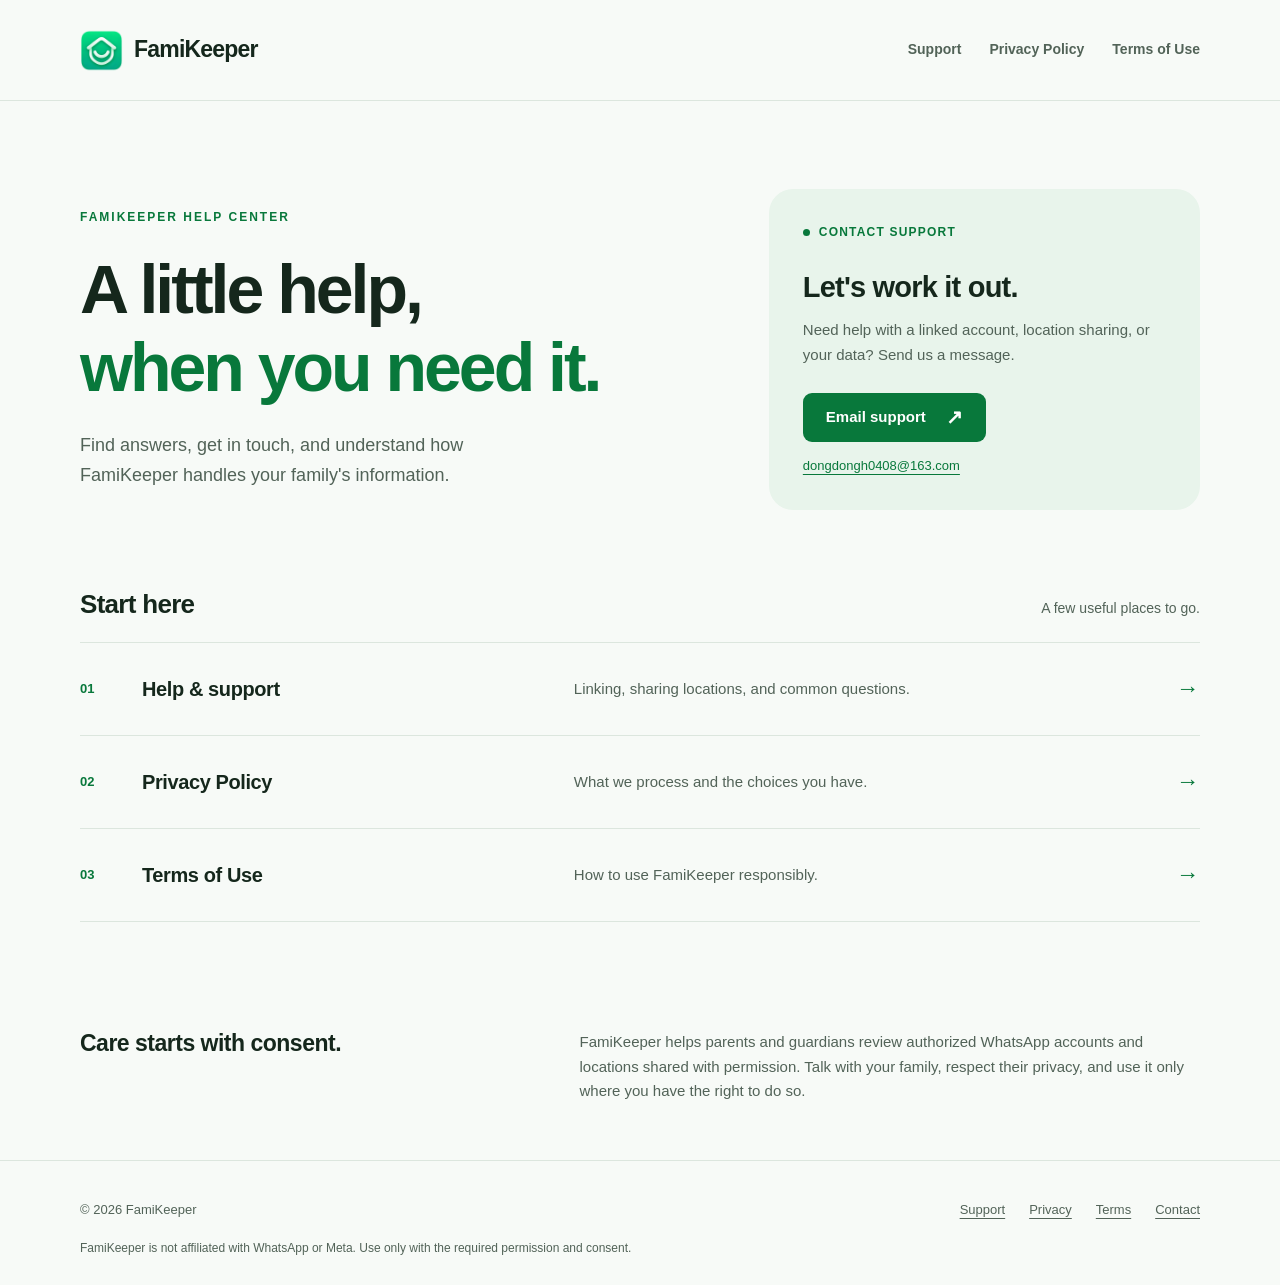
<file: index.html>
<!doctype html>
<html lang="en">
<head>
  <meta charset="utf-8">
  <meta name="viewport" content="width=device-width, initial-scale=1">
  <title>FamiKeeper | Support &amp; Information</title>
  <meta name="description" content="Get help with FamiKeeper, contact support, and read our Privacy Policy and Terms of Use.">
  <meta name="theme-color" content="#f7faf7">
  <meta name="referrer" content="strict-origin-when-cross-origin">

  <link rel="canonical" href="https://famikeeper.github.io/FamiKeeper/">
  <meta property="og:type" content="website">
  <meta property="og:site_name" content="FamiKeeper">
  <meta property="og:title" content="FamiKeeper | Support &amp; Information">
  <meta property="og:description" content="Get help with FamiKeeper, contact support, and read our Privacy Policy and Terms of Use.">
  <meta property="og:image" content="https://famikeeper.github.io/FamiKeeper/assets/app-logo.png">
  <link rel="icon" type="image/png" href="assets/app-logo.png">
  <link rel="apple-touch-icon" href="assets/app-logo.png">
  <link rel="stylesheet" href="assets/styles.css">
</head>
<body>
  <a class="skip-link" href="#main">Skip to content</a>
  <header class="site-header">
    <div class="container header-inner">
      <a class="brand" href="./" aria-label="FamiKeeper home">
        <img src="assets/app-logo.png" width="43" height="43" alt="">
        <span>FamiKeeper</span>
      </a>
      <nav class="site-nav" aria-label="Main navigation">
        <a href="support.html">Support</a> <a href="privacy.html">Privacy Policy</a> <a href="terms.html">Terms of Use</a>
      </nav>
    </div>
  </header>
  <main id="main" class="container" tabindex="-1">

    <section class="hero" aria-labelledby="welcome-title">
      <div>
        <p class="eyebrow">FamiKeeper help center</p>
        <h1 id="welcome-title">A little help,<br><span>when you need it.</span></h1>
        <p class="intro">Find answers, get in touch, and understand how FamiKeeper handles your family's information.</p>
      </div>
      <div class="contact-card">
        <p class="label">Contact support</p>
        <h2>Let's work it out.</h2>
        <p>Need help with a linked account, location sharing, or your data? Send us a message.</p>
        <a class="button" href="mailto:dongdongh0408@163.com?subject=FamiKeeper%20Support">Email support <span class="arrow" aria-hidden="true">↗</span></a>
        <a class="email-address" href="mailto:dongdongh0408@163.com">dongdongh0408@163.com</a>
      </div>
    </section>
    <section class="help-section" aria-labelledby="resources-title">
      <div class="section-heading">
        <h2 id="resources-title">Start here</h2>
        <p>A few useful places to go.</p>
      </div>
      <a class="resource-row" href="support.html">
        <span class="number" aria-hidden="true">01</span>
        <h3>Help &amp; support</h3>
        <p>Linking, sharing locations, and common questions.</p>
        <span class="row-arrow" aria-hidden="true">→</span>
      </a>
      <a class="resource-row" href="privacy.html">
        <span class="number" aria-hidden="true">02</span>
        <h3>Privacy Policy</h3>
        <p>What we process and the choices you have.</p>
        <span class="row-arrow" aria-hidden="true">→</span>
      </a>
      <a class="resource-row" href="terms.html">
        <span class="number" aria-hidden="true">03</span>
        <h3>Terms of Use</h3>
        <p>How to use FamiKeeper responsibly.</p>
        <span class="row-arrow" aria-hidden="true">→</span>
      </a>
    </section>
    <section class="care-note" aria-labelledby="consent-title">
      <h2 id="consent-title">Care starts with consent.</h2>
      <p>FamiKeeper helps parents and guardians review authorized WhatsApp accounts and locations shared with permission. Talk with your family, respect their privacy, and use it only where you have the right to do so.</p>
    </section>
  </main>
  <footer class="site-footer">
    <div class="container">
      <div class="footer-inner">
        <p>&copy; 2026 FamiKeeper</p>
        <nav class="footer-links" aria-label="Footer navigation">
          <a href="support.html">Support</a>
          <a href="privacy.html">Privacy</a>
          <a href="terms.html">Terms</a>
          <a href="mailto:dongdongh0408@163.com">Contact</a>
        </nav>
      </div>
      <p class="footer-disclaimer">FamiKeeper is not affiliated with WhatsApp or Meta. Use only with the required permission and consent.</p>
    </div>
  </footer>
</body>
</html>
</file>
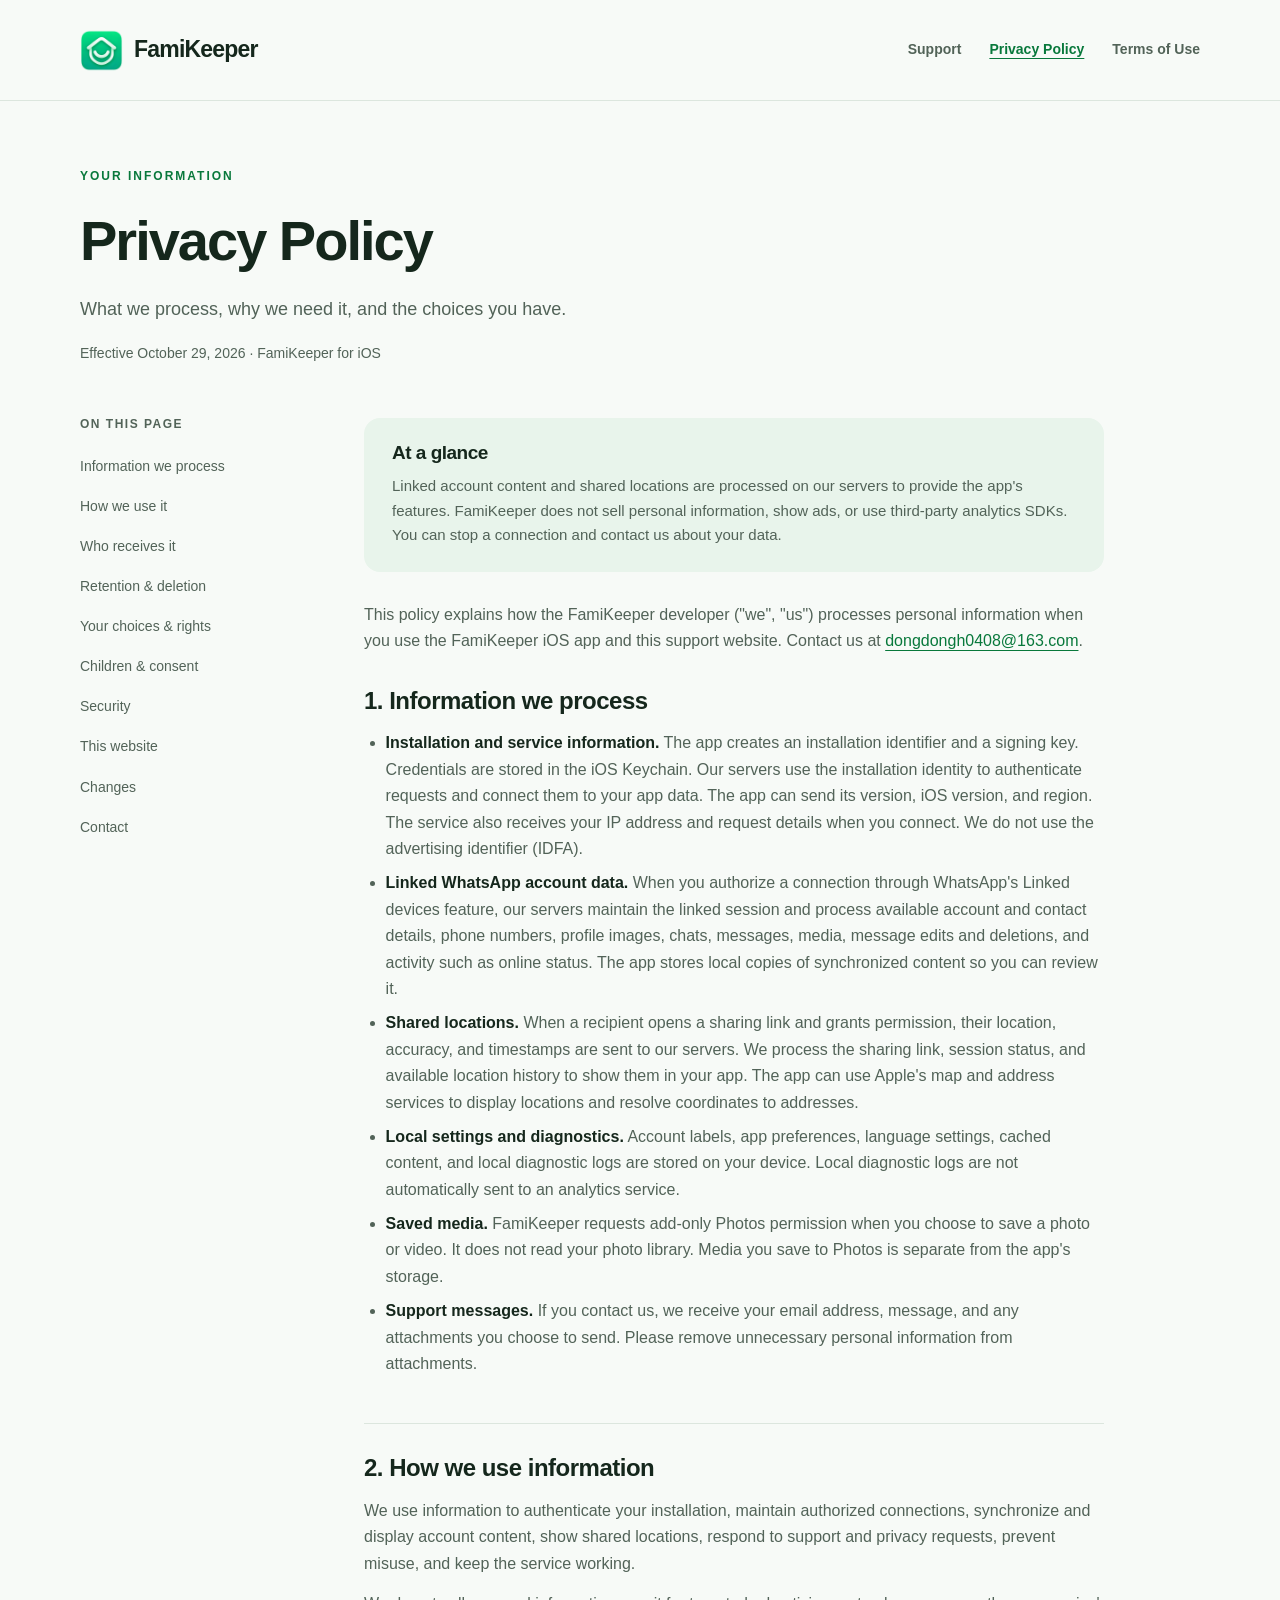
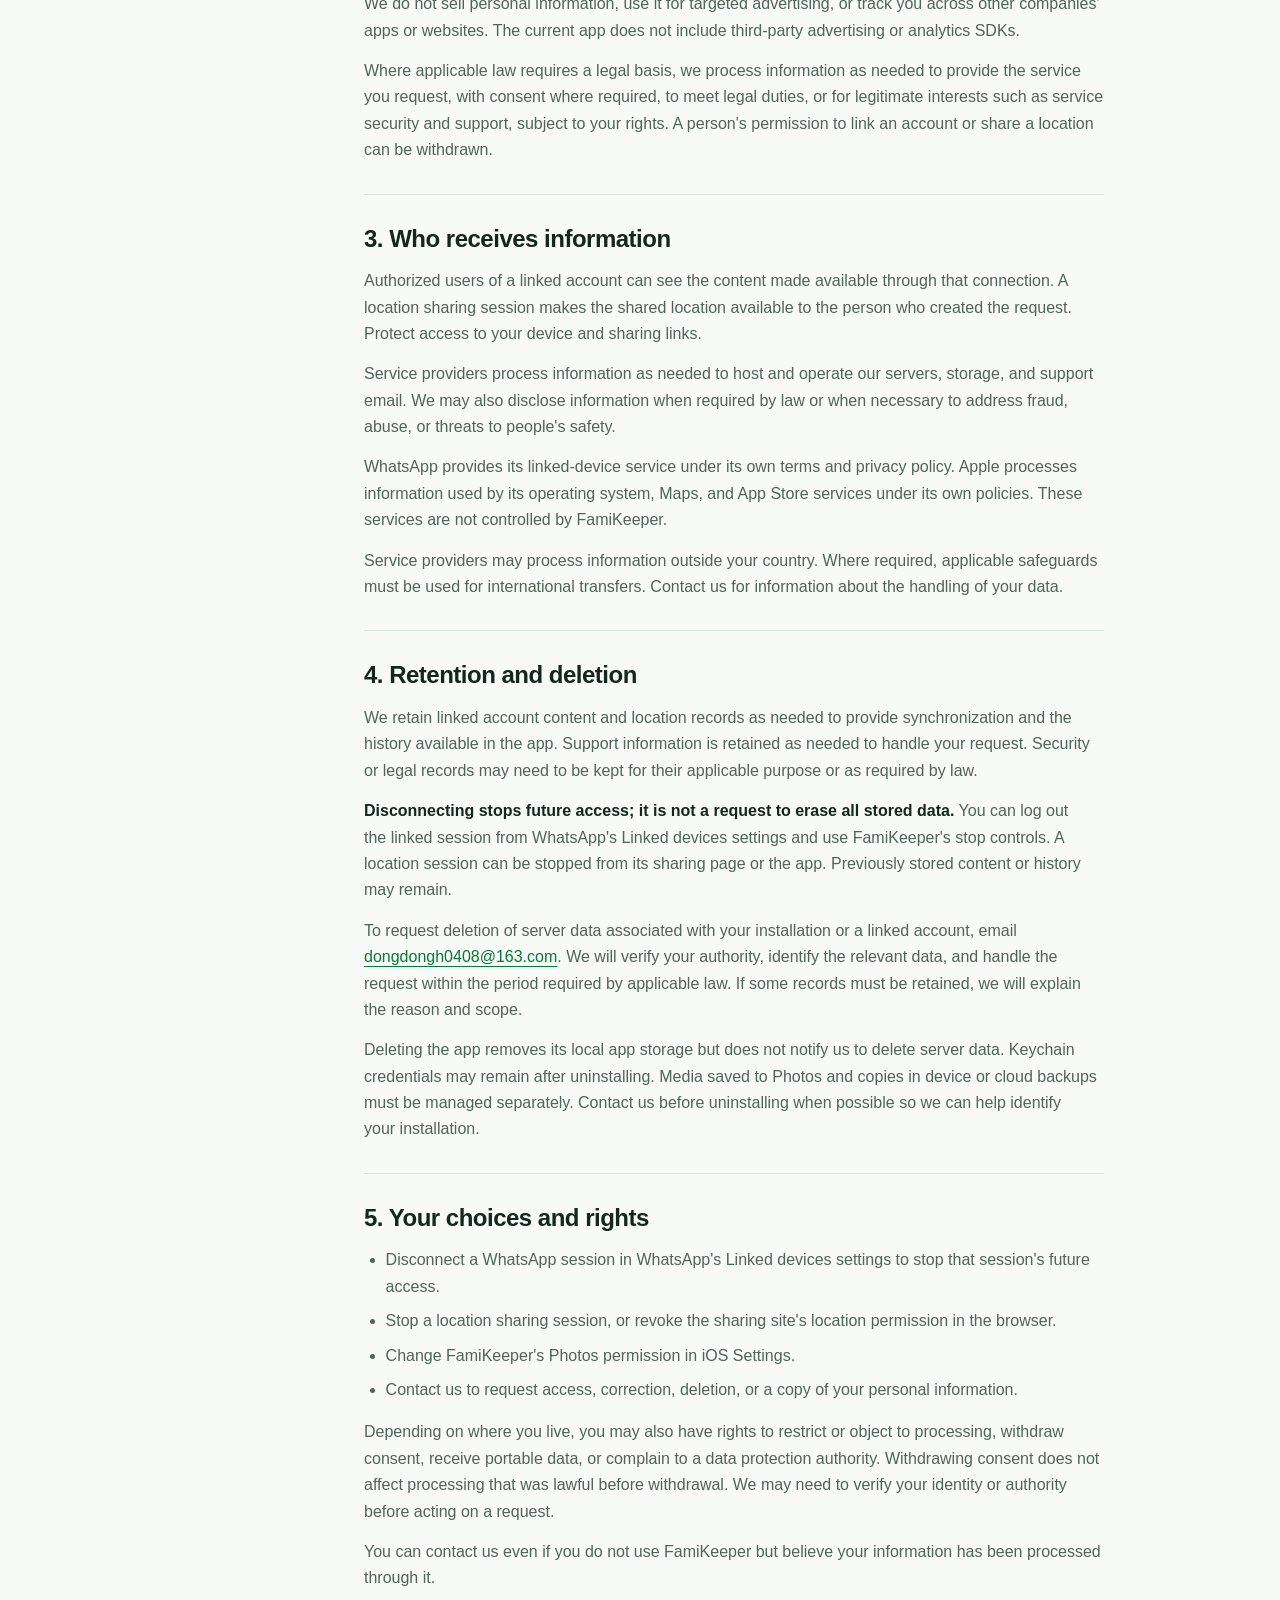
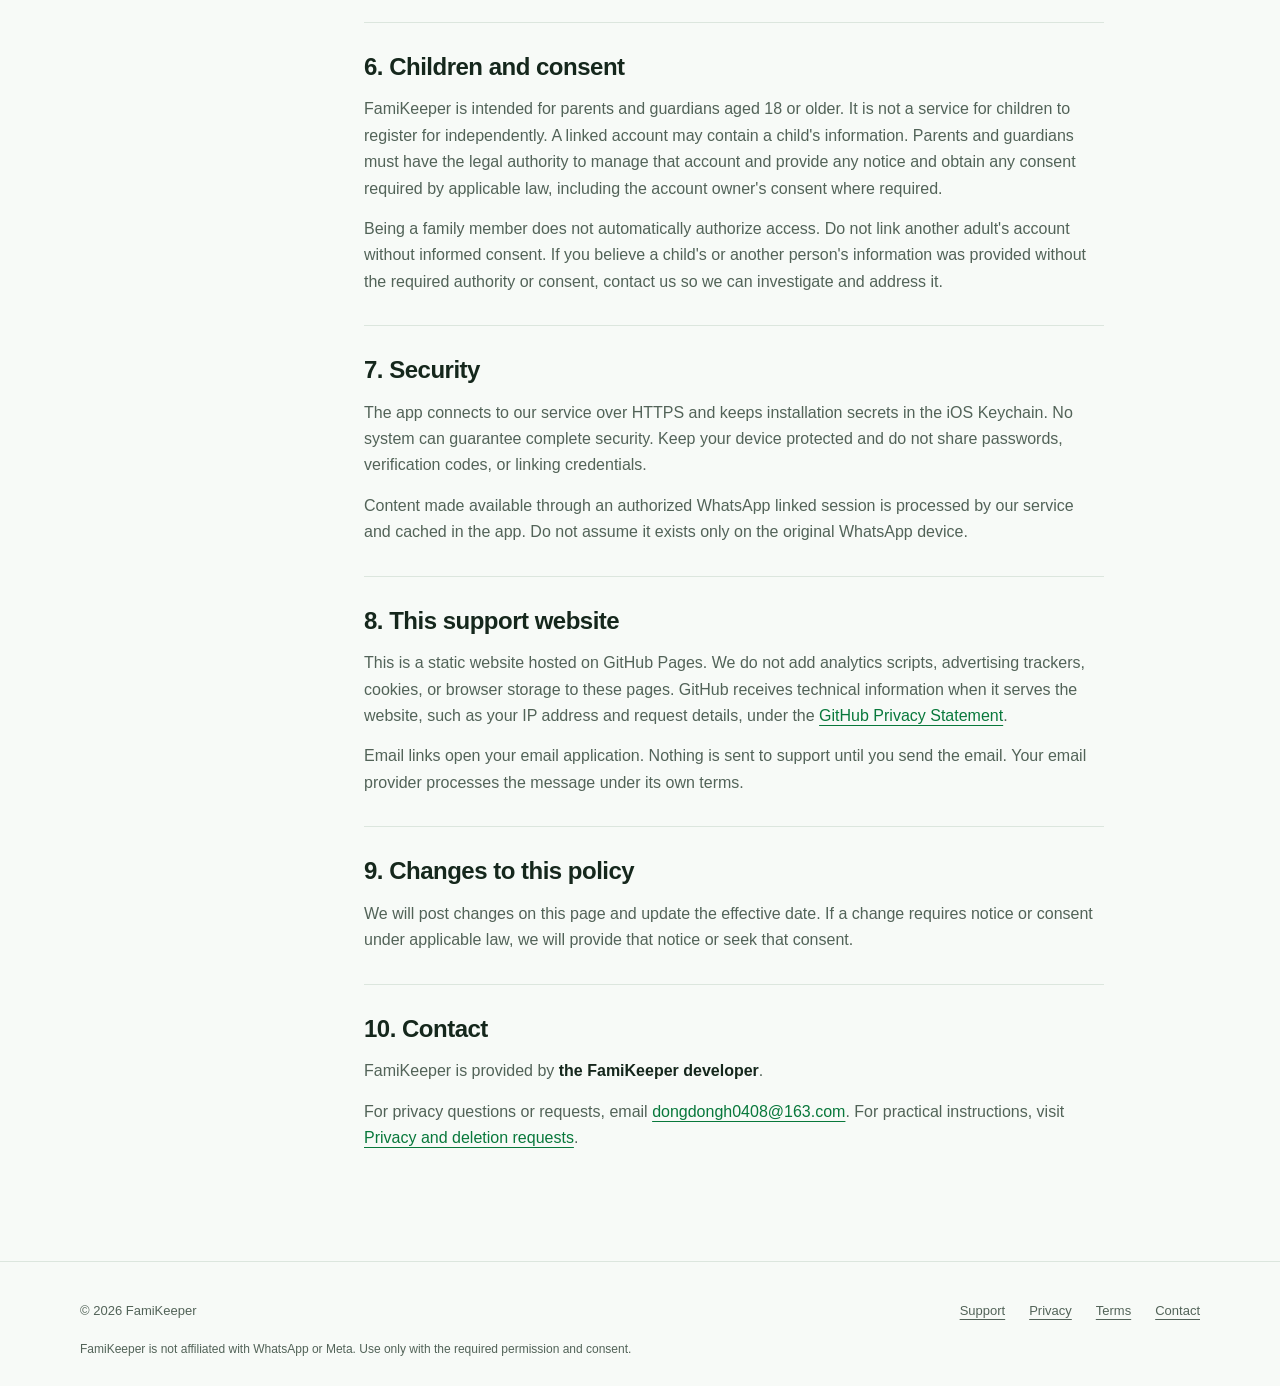
<file: privacy.html>
<!doctype html>
<html lang="en">
<head>
  <meta charset="utf-8">
  <meta name="viewport" content="width=device-width, initial-scale=1">
  <title>FamiKeeper Privacy Policy</title>
  <meta name="description" content="Learn what information FamiKeeper processes, how it is used, and how to request access or deletion.">
  <meta name="theme-color" content="#f7faf7">
  <meta name="referrer" content="strict-origin-when-cross-origin">

  <link rel="canonical" href="https://famikeeper.github.io/FamiKeeper/privacy.html">
  <meta property="og:type" content="website">
  <meta property="og:site_name" content="FamiKeeper">
  <meta property="og:title" content="FamiKeeper Privacy Policy">
  <meta property="og:description" content="Learn what information FamiKeeper processes, how it is used, and how to request access or deletion.">
  <meta property="og:image" content="https://famikeeper.github.io/FamiKeeper/assets/app-logo.png">
  <link rel="icon" type="image/png" href="assets/app-logo.png">
  <link rel="apple-touch-icon" href="assets/app-logo.png">
  <link rel="stylesheet" href="assets/styles.css">
</head>
<body>
  <a class="skip-link" href="#main">Skip to content</a>
  <header class="site-header">
    <div class="container header-inner">
      <a class="brand" href="./" aria-label="FamiKeeper home">
        <img src="assets/app-logo.png" width="43" height="43" alt="">
        <span>FamiKeeper</span>
      </a>
      <nav class="site-nav" aria-label="Main navigation">
        <a href="support.html">Support</a> <a href="privacy.html" aria-current="page">Privacy Policy</a> <a href="terms.html">Terms of Use</a>
      </nav>
    </div>
  </header>
  <main id="main" class="container" tabindex="-1">
    <div class="page-heading">
      <p class="eyebrow">Your information</p>
      <h1>Privacy Policy</h1>
      <p class="intro">What we process, why we need it, and the choices you have.</p>
      <p class="meta">Effective October 29, 2026 &middot; FamiKeeper for iOS</p>
    </div>    <div class="document-layout">
      <aside class="toc">
        <nav aria-label="On this page">
          <h2>On this page</h2>
          <ul><li><a href="#information">Information we process</a></li>
<li><a href="#use">How we use it</a></li>
<li><a href="#sharing">Who receives it</a></li>
<li><a href="#retention">Retention & deletion</a></li>
<li><a href="#choices">Your choices & rights</a></li>
<li><a href="#children">Children & consent</a></li>
<li><a href="#security">Security</a></li>
<li><a href="#website">This website</a></li>
<li><a href="#changes">Changes</a></li>
<li><a href="#contact">Contact</a></li></ul>
        </nav>
      </aside>
      <div class="document">

        <div class="summary-box">
          <h2>At a glance</h2>
          <p>Linked account content and shared locations are processed on our servers to provide the app's features. FamiKeeper does not sell personal information, show ads, or use third-party analytics SDKs. You can stop a connection and contact us about your data.</p>
        </div>
        <p>This policy explains how the FamiKeeper developer ("we", "us") processes personal information when you use the FamiKeeper iOS app and this support website. Contact us at <a href="mailto:dongdongh0408@163.com">dongdongh0408@163.com</a>.</p>
        <section id="information">
          <h2>1. Information we process</h2>
          <ul>
            <li><strong>Installation and service information.</strong> The app creates an installation identifier and a signing key. Credentials are stored in the iOS Keychain. Our servers use the installation identity to authenticate requests and connect them to your app data. The app can send its version, iOS version, and region. The service also receives your IP address and request details when you connect. We do not use the advertising identifier (IDFA).</li>
            <li><strong>Linked WhatsApp account data.</strong> When you authorize a connection through WhatsApp's Linked devices feature, our servers maintain the linked session and process available account and contact details, phone numbers, profile images, chats, messages, media, message edits and deletions, and activity such as online status. The app stores local copies of synchronized content so you can review it.</li>
            <li><strong>Shared locations.</strong> When a recipient opens a sharing link and grants permission, their location, accuracy, and timestamps are sent to our servers. We process the sharing link, session status, and available location history to show them in your app. The app can use Apple's map and address services to display locations and resolve coordinates to addresses.</li>
            <li><strong>Local settings and diagnostics.</strong> Account labels, app preferences, language settings, cached content, and local diagnostic logs are stored on your device. Local diagnostic logs are not automatically sent to an analytics service.</li>
            <li><strong>Saved media.</strong> FamiKeeper requests add-only Photos permission when you choose to save a photo or video. It does not read your photo library. Media you save to Photos is separate from the app's storage.</li>
            <li><strong>Support messages.</strong> If you contact us, we receive your email address, message, and any attachments you choose to send. Please remove unnecessary personal information from attachments.</li>
          </ul>
        </section>
        <section id="use">
          <h2>2. How we use information</h2>
          <p>We use information to authenticate your installation, maintain authorized connections, synchronize and display account content, show shared locations, respond to support and privacy requests, prevent misuse, and keep the service working.</p>
          <p>We do not sell personal information, use it for targeted advertising, or track you across other companies' apps or websites. The current app does not include third-party advertising or analytics SDKs.</p>
          <p>Where applicable law requires a legal basis, we process information as needed to provide the service you request, with consent where required, to meet legal duties, or for legitimate interests such as service security and support, subject to your rights. A person's permission to link an account or share a location can be withdrawn.</p>
        </section>
        <section id="sharing">
          <h2>3. Who receives information</h2>
          <p>Authorized users of a linked account can see the content made available through that connection. A location sharing session makes the shared location available to the person who created the request. Protect access to your device and sharing links.</p>
          <p>Service providers process information as needed to host and operate our servers, storage, and support email. We may also disclose information when required by law or when necessary to address fraud, abuse, or threats to people's safety.</p>
          <p>WhatsApp provides its linked-device service under its own terms and privacy policy. Apple processes information used by its operating system, Maps, and App Store services under its own policies. These services are not controlled by FamiKeeper.</p>
          <p>Service providers may process information outside your country. Where required, applicable safeguards must be used for international transfers. Contact us for information about the handling of your data.</p>
        </section>
        <section id="retention">
          <h2>4. Retention and deletion</h2>
          <p>We retain linked account content and location records as needed to provide synchronization and the history available in the app. Support information is retained as needed to handle your request. Security or legal records may need to be kept for their applicable purpose or as required by law.</p>
          <p><strong>Disconnecting stops future access; it is not a request to erase all stored data.</strong> You can log out the linked session from WhatsApp's Linked devices settings and use FamiKeeper's stop controls. A location session can be stopped from its sharing page or the app. Previously stored content or history may remain.</p>
          <p>To request deletion of server data associated with your installation or a linked account, email <a href="mailto:dongdongh0408@163.com?subject=FamiKeeper%20Privacy%20Request">dongdongh0408@163.com</a>. We will verify your authority, identify the relevant data, and handle the request within the period required by applicable law. If some records must be retained, we will explain the reason and scope.</p>
          <p>Deleting the app removes its local app storage but does not notify us to delete server data. Keychain credentials may remain after uninstalling. Media saved to Photos and copies in device or cloud backups must be managed separately. Contact us before uninstalling when possible so we can help identify your installation.</p>
        </section>
        <section id="choices">
          <h2>5. Your choices and rights</h2>
          <ul>
            <li>Disconnect a WhatsApp session in WhatsApp's Linked devices settings to stop that session's future access.</li>
            <li>Stop a location sharing session, or revoke the sharing site's location permission in the browser.</li>
            <li>Change FamiKeeper's Photos permission in iOS Settings.</li>
            <li>Contact us to request access, correction, deletion, or a copy of your personal information.</li>
          </ul>
          <p>Depending on where you live, you may also have rights to restrict or object to processing, withdraw consent, receive portable data, or complain to a data protection authority. Withdrawing consent does not affect processing that was lawful before withdrawal. We may need to verify your identity or authority before acting on a request.</p>
          <p>You can contact us even if you do not use FamiKeeper but believe your information has been processed through it.</p>
        </section>
        <section id="children">
          <h2>6. Children and consent</h2>
          <p>FamiKeeper is intended for parents and guardians aged 18 or older. It is not a service for children to register for independently. A linked account may contain a child's information. Parents and guardians must have the legal authority to manage that account and provide any notice and obtain any consent required by applicable law, including the account owner's consent where required.</p>
          <p>Being a family member does not automatically authorize access. Do not link another adult's account without informed consent. If you believe a child's or another person's information was provided without the required authority or consent, contact us so we can investigate and address it.</p>
        </section>
        <section id="security">
          <h2>7. Security</h2>
          <p>The app connects to our service over HTTPS and keeps installation secrets in the iOS Keychain. No system can guarantee complete security. Keep your device protected and do not share passwords, verification codes, or linking credentials.</p>
          <p>Content made available through an authorized WhatsApp linked session is processed by our service and cached in the app. Do not assume it exists only on the original WhatsApp device.</p>
        </section>
        <section id="website">
          <h2>8. This support website</h2>
          <p>This is a static website hosted on GitHub Pages. We do not add analytics scripts, advertising trackers, cookies, or browser storage to these pages. GitHub receives technical information when it serves the website, such as your IP address and request details, under the <a href="https://docs.github.com/en/site-policy/privacy-policies/github-general-privacy-statement">GitHub Privacy Statement</a>.</p>
          <p>Email links open your email application. Nothing is sent to support until you send the email. Your email provider processes the message under its own terms.</p>
        </section>
        <section id="changes">
          <h2>9. Changes to this policy</h2>
          <p>We will post changes on this page and update the effective date. If a change requires notice or consent under applicable law, we will provide that notice or seek that consent.</p>
        </section>
        <section id="contact">
          <h2>10. Contact</h2>
          <p>FamiKeeper is provided by <strong>the FamiKeeper developer</strong>.</p>
          <p>For privacy questions or requests, email <a href="mailto:dongdongh0408@163.com?subject=FamiKeeper%20Privacy%20Request">dongdongh0408@163.com</a>. For practical instructions, visit <a href="support.html#data-requests">Privacy and deletion requests</a>.</p>
        </section>
      </div>
    </div>
  </main>
  <footer class="site-footer">
    <div class="container">
      <div class="footer-inner">
        <p>&copy; 2026 FamiKeeper</p>
        <nav class="footer-links" aria-label="Footer navigation">
          <a href="support.html">Support</a>
          <a href="privacy.html">Privacy</a>
          <a href="terms.html">Terms</a>
          <a href="mailto:dongdongh0408@163.com">Contact</a>
        </nav>
      </div>
      <p class="footer-disclaimer">FamiKeeper is not affiliated with WhatsApp or Meta. Use only with the required permission and consent.</p>
    </div>
  </footer>
</body>
</html>
</file>
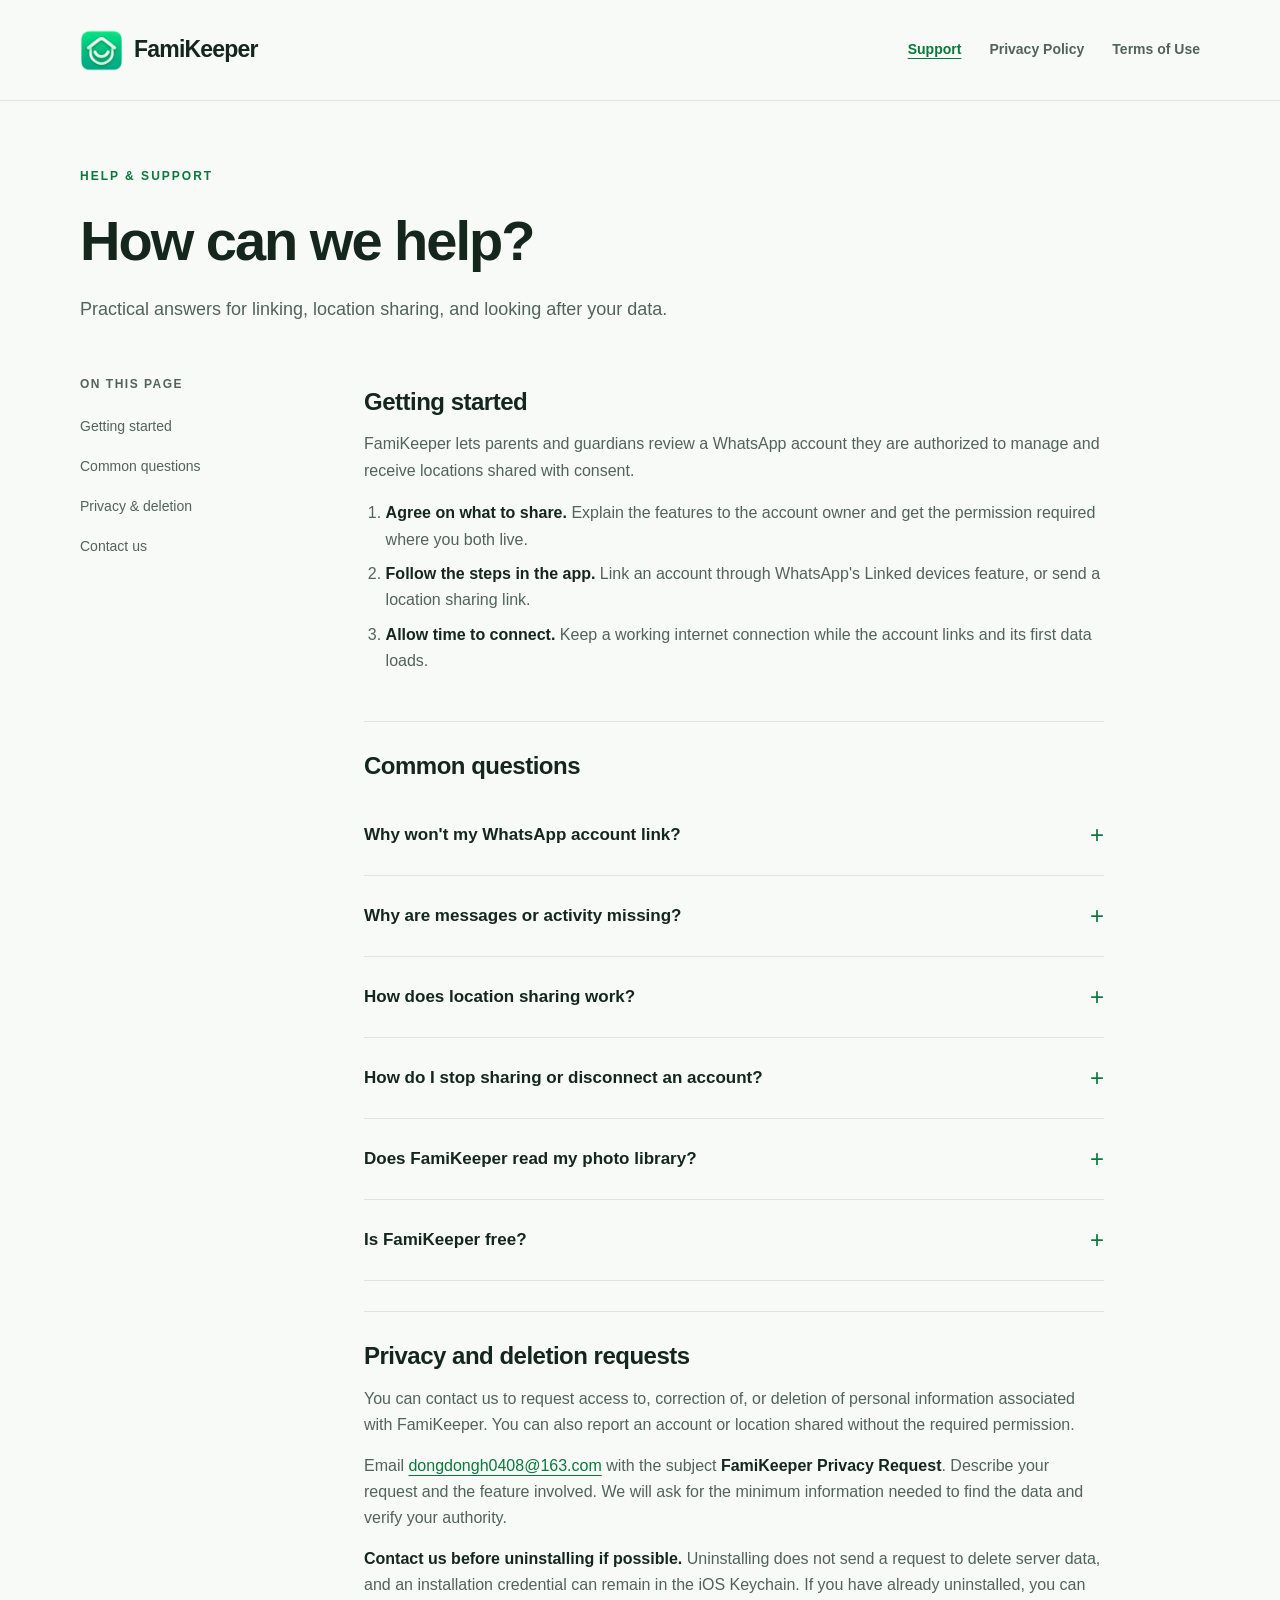
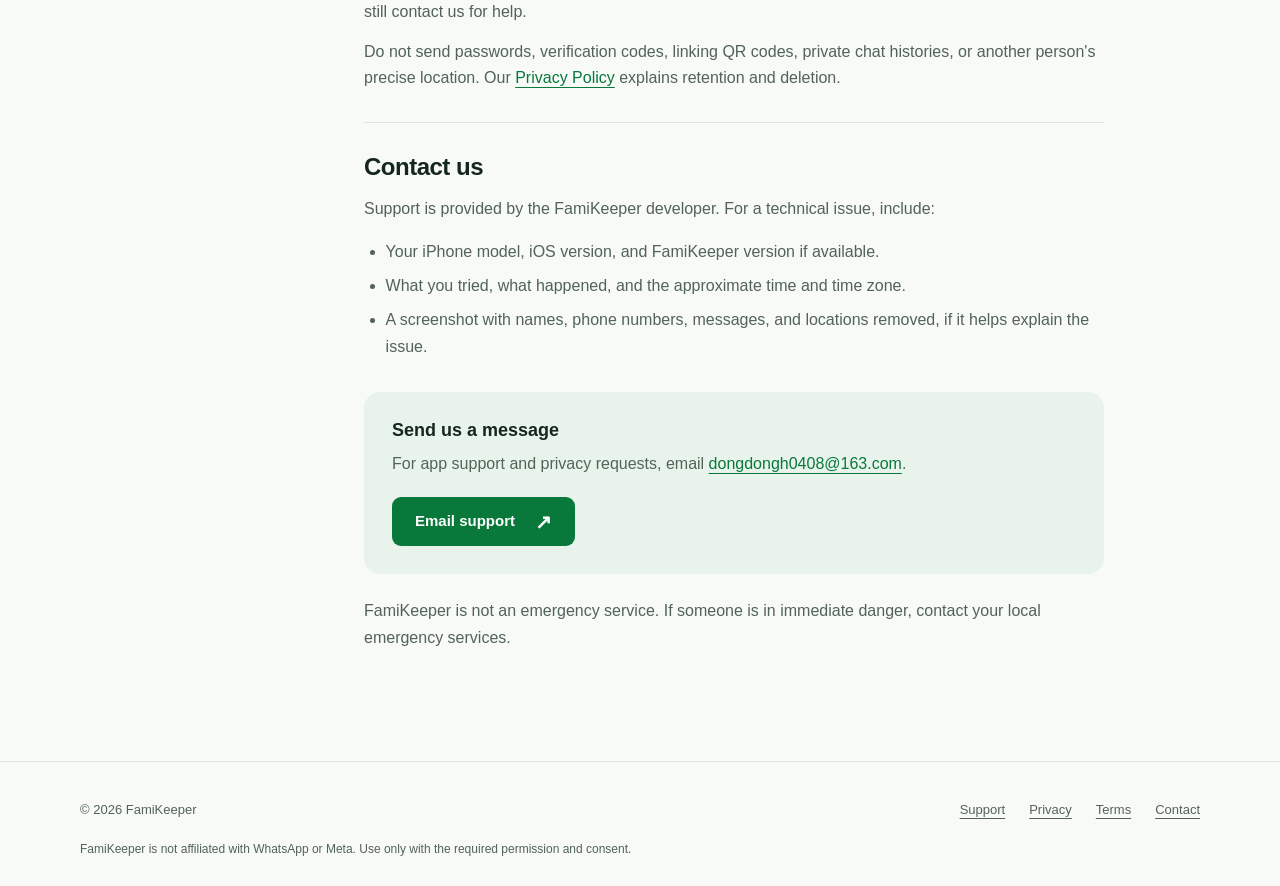
<file: support.html>
<!doctype html>
<html lang="en">
<head>
  <meta charset="utf-8">
  <meta name="viewport" content="width=device-width, initial-scale=1">
  <title>FamiKeeper Support</title>
  <meta name="description" content="Get help with WhatsApp linking, location sharing, and personal data requests. Contact FamiKeeper support.">
  <meta name="theme-color" content="#f7faf7">
  <meta name="referrer" content="strict-origin-when-cross-origin">

  <link rel="canonical" href="https://famikeeper.github.io/FamiKeeper/support.html">
  <meta property="og:type" content="website">
  <meta property="og:site_name" content="FamiKeeper">
  <meta property="og:title" content="FamiKeeper Support">
  <meta property="og:description" content="Get help with WhatsApp linking, location sharing, and personal data requests. Contact FamiKeeper support.">
  <meta property="og:image" content="https://famikeeper.github.io/FamiKeeper/assets/app-logo.png">
  <link rel="icon" type="image/png" href="assets/app-logo.png">
  <link rel="apple-touch-icon" href="assets/app-logo.png">
  <link rel="stylesheet" href="assets/styles.css">
</head>
<body>
  <a class="skip-link" href="#main">Skip to content</a>
  <header class="site-header">
    <div class="container header-inner">
      <a class="brand" href="./" aria-label="FamiKeeper home">
        <img src="assets/app-logo.png" width="43" height="43" alt="">
        <span>FamiKeeper</span>
      </a>
      <nav class="site-nav" aria-label="Main navigation">
        <a href="support.html" aria-current="page">Support</a> <a href="privacy.html">Privacy Policy</a> <a href="terms.html">Terms of Use</a>
      </nav>
    </div>
  </header>
  <main id="main" class="container" tabindex="-1">
    <div class="page-heading">
      <p class="eyebrow">Help & support</p>
      <h1>How can we help?</h1>
      <p class="intro">Practical answers for linking, location sharing, and looking after your data.</p>

    </div>    <div class="document-layout">
      <aside class="toc">
        <nav aria-label="On this page">
          <h2>On this page</h2>
          <ul><li><a href="#getting-started">Getting started</a></li>
<li><a href="#common-questions">Common questions</a></li>
<li><a href="#data-requests">Privacy & deletion</a></li>
<li><a href="#contact">Contact us</a></li></ul>
        </nav>
      </aside>
      <div class="document">

        <section id="getting-started">
          <h2>Getting started</h2>
          <p>FamiKeeper lets parents and guardians review a WhatsApp account they are authorized to manage and receive locations shared with consent.</p>
          <ol>
            <li><strong>Agree on what to share.</strong> Explain the features to the account owner and get the permission required where you both live.</li>
            <li><strong>Follow the steps in the app.</strong> Link an account through WhatsApp's Linked devices feature, or send a location sharing link.</li>
            <li><strong>Allow time to connect.</strong> Keep a working internet connection while the account links and its first data loads.</li>
          </ol>
        </section>
        <section id="common-questions">
          <h2>Common questions</h2>
          <details class="faq">
            <summary>Why won't my WhatsApp account link?</summary>
            <div><p>Check that WhatsApp is up to date and that both devices have an internet connection. Follow the linking instructions shown in FamiKeeper. If a QR code or linking code has expired, request a new one in the app.</p><p>Check Linked devices in WhatsApp for existing sessions. If it still fails, send support the error text and the approximate time it happened. Do not send a QR code, linking code, or password.</p></div>
          </details>
          <details class="faq">
            <summary>Why are messages or activity missing?</summary>
            <div><p>The first sync can take time. Check the account's connection status in FamiKeeper and whether its session is still listed in WhatsApp's Linked devices. If FamiKeeper asks you to reconnect, follow the steps in the app.</p><p>Available history depends on what WhatsApp supplies to the linked session. Some messages, media, or activity may be delayed or unavailable. FamiKeeper cannot guarantee a complete record.</p></div>
          </details>
          <details class="faq">
            <summary>How does location sharing work?</summary>
            <div><p>The recipient opens your sharing link and chooses whether to share their location. Their browser must have location permission and an internet connection. A link alone does not give you access to someone's location.</p><p>If the location stops updating, ask the recipient to check their permission and keep the sharing page open. The browser, device settings, network, and link expiry can affect updates.</p></div>
          </details>
          <details class="faq">
            <summary>How do I stop sharing or disconnect an account?</summary>
            <div><p>To disconnect WhatsApp, open WhatsApp on the account owner's phone, go to Linked devices, select the session used by FamiKeeper, and log out. You can also use the account's stop control in FamiKeeper.</p><p>For a location session, use the stop control on the sharing page or in FamiKeeper. The person sharing can also revoke the site's location permission in their browser. Stopping future updates does not by itself erase stored history. See <a href="#data-requests">privacy and deletion requests</a>.</p></div>
          </details>
          <details class="faq">
            <summary>Does FamiKeeper read my photo library?</summary>
            <div><p>No. FamiKeeper requests permission to add photos or videos only when you choose to save media. It does not request access to read your photo library. You can change its Photos permission in iOS Settings.</p></div>
          </details>
          <details class="faq">
            <summary>Is FamiKeeper free?</summary>
            <div><p>The current version is free. If a future version offers paid features, the price and any subscription terms will be shown before you purchase. See our <a href="terms.html#purchases">purchase terms</a>.</p></div>
          </details>
        </section>
        <section id="data-requests">
          <h2>Privacy and deletion requests</h2>
          <p>You can contact us to request access to, correction of, or deletion of personal information associated with FamiKeeper. You can also report an account or location shared without the required permission.</p>
          <p>Email <a href="mailto:dongdongh0408@163.com?subject=FamiKeeper%20Privacy%20Request">dongdongh0408@163.com</a> with the subject <strong>FamiKeeper Privacy Request</strong>. Describe your request and the feature involved. We will ask for the minimum information needed to find the data and verify your authority.</p>
          <p><strong>Contact us before uninstalling if possible.</strong> Uninstalling does not send a request to delete server data, and an installation credential can remain in the iOS Keychain. If you have already uninstalled, you can still contact us for help.</p>
          <p>Do not send passwords, verification codes, linking QR codes, private chat histories, or another person's precise location. Our <a href="privacy.html#retention">Privacy Policy</a> explains retention and deletion.</p>
        </section>
        <section id="contact">
          <h2>Contact us</h2>
          <p>Support is provided by the FamiKeeper developer. For a technical issue, include:</p>
          <ul>
            <li>Your iPhone model, iOS version, and FamiKeeper version if available.</li>
            <li>What you tried, what happened, and the approximate time and time zone.</li>
            <li>A screenshot with names, phone numbers, messages, and locations removed, if it helps explain the issue.</li>
          </ul>
          <div class="support-contact">
            <h3 style="margin-top:0">Send us a message</h3>
            <p>For app support and privacy requests, email <a href="mailto:dongdongh0408@163.com">dongdongh0408@163.com</a>.</p>
            <a class="button" href="mailto:dongdongh0408@163.com?subject=FamiKeeper%20Support">Email support <span class="arrow" aria-hidden="true">↗</span></a>
          </div>
          <p style="margin-top:24px">FamiKeeper is not an emergency service. If someone is in immediate danger, contact your local emergency services.</p>
        </section>
      </div>
    </div>
  </main>
  <footer class="site-footer">
    <div class="container">
      <div class="footer-inner">
        <p>&copy; 2026 FamiKeeper</p>
        <nav class="footer-links" aria-label="Footer navigation">
          <a href="support.html">Support</a>
          <a href="privacy.html">Privacy</a>
          <a href="terms.html">Terms</a>
          <a href="mailto:dongdongh0408@163.com">Contact</a>
        </nav>
      </div>
      <p class="footer-disclaimer">FamiKeeper is not affiliated with WhatsApp or Meta. Use only with the required permission and consent.</p>
    </div>
  </footer>
</body>
</html>
</file>
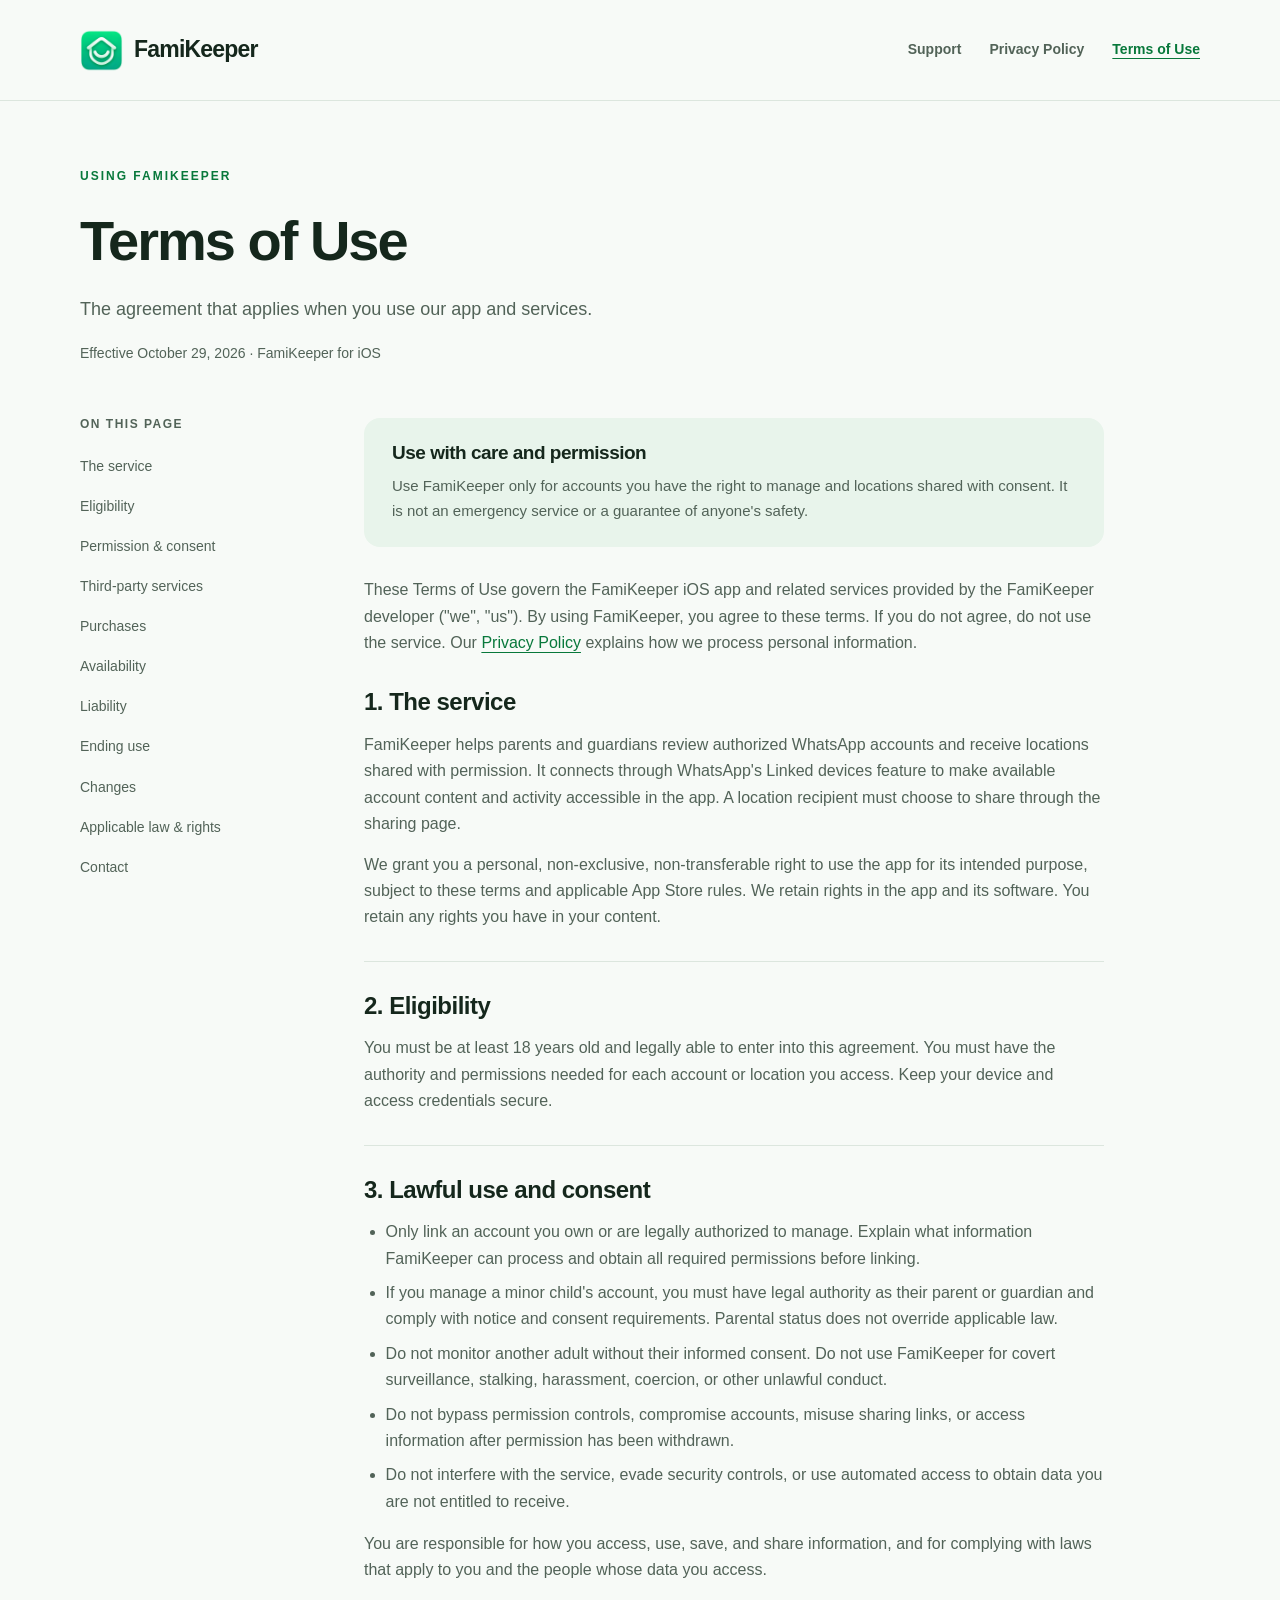
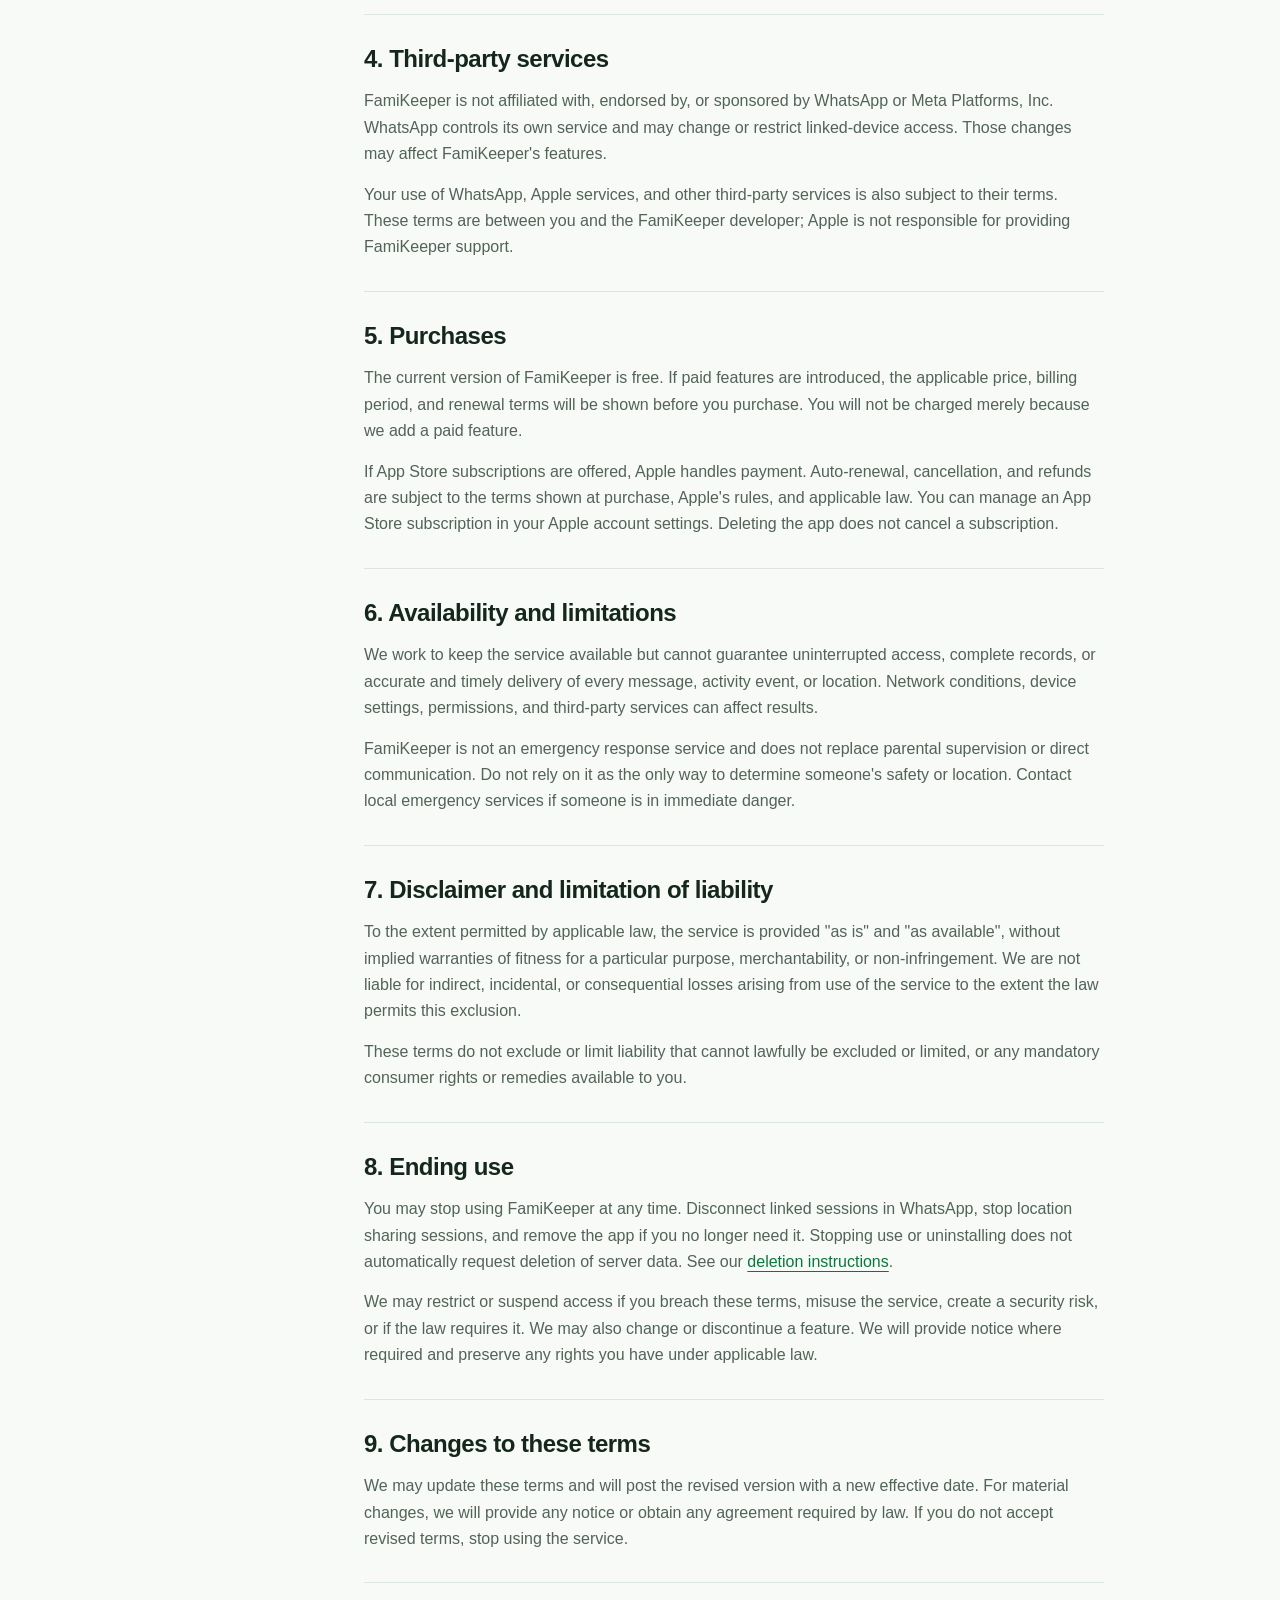
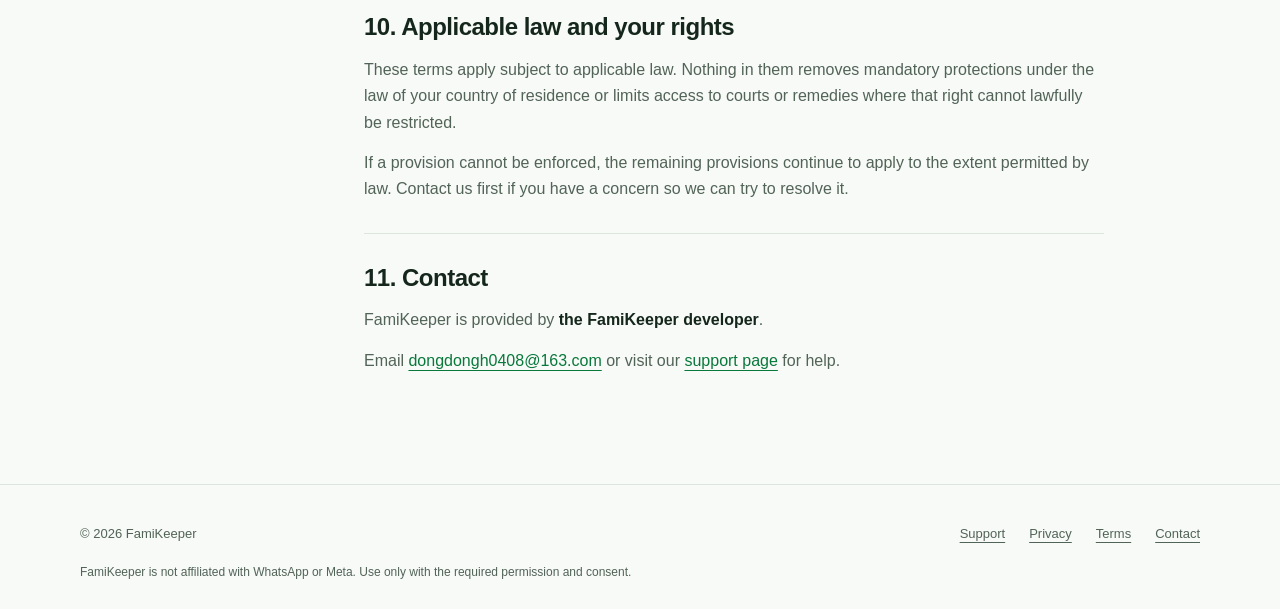
<file: terms.html>
<!doctype html>
<html lang="en">
<head>
  <meta charset="utf-8">
  <meta name="viewport" content="width=device-width, initial-scale=1">
  <title>FamiKeeper Terms of Use</title>
  <meta name="description" content="Read the terms for responsible use of FamiKeeper, including permissions, service limitations, and your rights.">
  <meta name="theme-color" content="#f7faf7">
  <meta name="referrer" content="strict-origin-when-cross-origin">

  <link rel="canonical" href="https://famikeeper.github.io/FamiKeeper/terms.html">
  <meta property="og:type" content="website">
  <meta property="og:site_name" content="FamiKeeper">
  <meta property="og:title" content="FamiKeeper Terms of Use">
  <meta property="og:description" content="Read the terms for responsible use of FamiKeeper, including permissions, service limitations, and your rights.">
  <meta property="og:image" content="https://famikeeper.github.io/FamiKeeper/assets/app-logo.png">
  <link rel="icon" type="image/png" href="assets/app-logo.png">
  <link rel="apple-touch-icon" href="assets/app-logo.png">
  <link rel="stylesheet" href="assets/styles.css">
</head>
<body>
  <a class="skip-link" href="#main">Skip to content</a>
  <header class="site-header">
    <div class="container header-inner">
      <a class="brand" href="./" aria-label="FamiKeeper home">
        <img src="assets/app-logo.png" width="43" height="43" alt="">
        <span>FamiKeeper</span>
      </a>
      <nav class="site-nav" aria-label="Main navigation">
        <a href="support.html">Support</a> <a href="privacy.html">Privacy Policy</a> <a href="terms.html" aria-current="page">Terms of Use</a>
      </nav>
    </div>
  </header>
  <main id="main" class="container" tabindex="-1">
    <div class="page-heading">
      <p class="eyebrow">Using FamiKeeper</p>
      <h1>Terms of Use</h1>
      <p class="intro">The agreement that applies when you use our app and services.</p>
      <p class="meta">Effective October 29, 2026 &middot; FamiKeeper for iOS</p>
    </div>    <div class="document-layout">
      <aside class="toc">
        <nav aria-label="On this page">
          <h2>On this page</h2>
          <ul><li><a href="#service">The service</a></li>
<li><a href="#eligibility">Eligibility</a></li>
<li><a href="#consent">Permission & consent</a></li>
<li><a href="#third-parties">Third-party services</a></li>
<li><a href="#purchases">Purchases</a></li>
<li><a href="#availability">Availability</a></li>
<li><a href="#liability">Liability</a></li>
<li><a href="#termination">Ending use</a></li>
<li><a href="#changes">Changes</a></li>
<li><a href="#rights">Applicable law & rights</a></li>
<li><a href="#contact">Contact</a></li></ul>
        </nav>
      </aside>
      <div class="document">

        <div class="summary-box">
          <h2>Use with care and permission</h2>
          <p>Use FamiKeeper only for accounts you have the right to manage and locations shared with consent. It is not an emergency service or a guarantee of anyone's safety.</p>
        </div>
        <p>These Terms of Use govern the FamiKeeper iOS app and related services provided by the FamiKeeper developer ("we", "us"). By using FamiKeeper, you agree to these terms. If you do not agree, do not use the service. Our <a href="privacy.html">Privacy Policy</a> explains how we process personal information.</p>
        <section id="service">
          <h2>1. The service</h2>
          <p>FamiKeeper helps parents and guardians review authorized WhatsApp accounts and receive locations shared with permission. It connects through WhatsApp's Linked devices feature to make available account content and activity accessible in the app. A location recipient must choose to share through the sharing page.</p>
          <p>We grant you a personal, non-exclusive, non-transferable right to use the app for its intended purpose, subject to these terms and applicable App Store rules. We retain rights in the app and its software. You retain any rights you have in your content.</p>
        </section>
        <section id="eligibility">
          <h2>2. Eligibility</h2>
          <p>You must be at least 18 years old and legally able to enter into this agreement. You must have the authority and permissions needed for each account or location you access. Keep your device and access credentials secure.</p>
        </section>
        <section id="consent">
          <h2>3. Lawful use and consent</h2>
          <ul>
            <li>Only link an account you own or are legally authorized to manage. Explain what information FamiKeeper can process and obtain all required permissions before linking.</li>
            <li>If you manage a minor child's account, you must have legal authority as their parent or guardian and comply with notice and consent requirements. Parental status does not override applicable law.</li>
            <li>Do not monitor another adult without their informed consent. Do not use FamiKeeper for covert surveillance, stalking, harassment, coercion, or other unlawful conduct.</li>
            <li>Do not bypass permission controls, compromise accounts, misuse sharing links, or access information after permission has been withdrawn.</li>
            <li>Do not interfere with the service, evade security controls, or use automated access to obtain data you are not entitled to receive.</li>
          </ul>
          <p>You are responsible for how you access, use, save, and share information, and for complying with laws that apply to you and the people whose data you access.</p>
        </section>
        <section id="third-parties">
          <h2>4. Third-party services</h2>
          <p>FamiKeeper is not affiliated with, endorsed by, or sponsored by WhatsApp or Meta Platforms, Inc. WhatsApp controls its own service and may change or restrict linked-device access. Those changes may affect FamiKeeper's features.</p>
          <p>Your use of WhatsApp, Apple services, and other third-party services is also subject to their terms. These terms are between you and the FamiKeeper developer; Apple is not responsible for providing FamiKeeper support.</p>
        </section>
        <section id="purchases">
          <h2>5. Purchases</h2>
          <p>The current version of FamiKeeper is free. If paid features are introduced, the applicable price, billing period, and renewal terms will be shown before you purchase. You will not be charged merely because we add a paid feature.</p>
          <p>If App Store subscriptions are offered, Apple handles payment. Auto-renewal, cancellation, and refunds are subject to the terms shown at purchase, Apple's rules, and applicable law. You can manage an App Store subscription in your Apple account settings. Deleting the app does not cancel a subscription.</p>
        </section>
        <section id="availability">
          <h2>6. Availability and limitations</h2>
          <p>We work to keep the service available but cannot guarantee uninterrupted access, complete records, or accurate and timely delivery of every message, activity event, or location. Network conditions, device settings, permissions, and third-party services can affect results.</p>
          <p>FamiKeeper is not an emergency response service and does not replace parental supervision or direct communication. Do not rely on it as the only way to determine someone's safety or location. Contact local emergency services if someone is in immediate danger.</p>
        </section>
        <section id="liability">
          <h2>7. Disclaimer and limitation of liability</h2>
          <p>To the extent permitted by applicable law, the service is provided "as is" and "as available", without implied warranties of fitness for a particular purpose, merchantability, or non-infringement. We are not liable for indirect, incidental, or consequential losses arising from use of the service to the extent the law permits this exclusion.</p>
          <p>These terms do not exclude or limit liability that cannot lawfully be excluded or limited, or any mandatory consumer rights or remedies available to you.</p>
        </section>
        <section id="termination">
          <h2>8. Ending use</h2>
          <p>You may stop using FamiKeeper at any time. Disconnect linked sessions in WhatsApp, stop location sharing sessions, and remove the app if you no longer need it. Stopping use or uninstalling does not automatically request deletion of server data. See our <a href="support.html#data-requests">deletion instructions</a>.</p>
          <p>We may restrict or suspend access if you breach these terms, misuse the service, create a security risk, or if the law requires it. We may also change or discontinue a feature. We will provide notice where required and preserve any rights you have under applicable law.</p>
        </section>
        <section id="changes">
          <h2>9. Changes to these terms</h2>
          <p>We may update these terms and will post the revised version with a new effective date. For material changes, we will provide any notice or obtain any agreement required by law. If you do not accept revised terms, stop using the service.</p>
        </section>
        <section id="rights">
          <h2>10. Applicable law and your rights</h2>
          <p>These terms apply subject to applicable law. Nothing in them removes mandatory protections under the law of your country of residence or limits access to courts or remedies where that right cannot lawfully be restricted.</p>
          <p>If a provision cannot be enforced, the remaining provisions continue to apply to the extent permitted by law. Contact us first if you have a concern so we can try to resolve it.</p>
        </section>
        <section id="contact">
          <h2>11. Contact</h2>
          <p>FamiKeeper is provided by <strong>the FamiKeeper developer</strong>.</p>
          <p>Email <a href="mailto:dongdongh0408@163.com">dongdongh0408@163.com</a> or visit our <a href="support.html">support page</a> for help.</p>
        </section>
      </div>
    </div>
  </main>
  <footer class="site-footer">
    <div class="container">
      <div class="footer-inner">
        <p>&copy; 2026 FamiKeeper</p>
        <nav class="footer-links" aria-label="Footer navigation">
          <a href="support.html">Support</a>
          <a href="privacy.html">Privacy</a>
          <a href="terms.html">Terms</a>
          <a href="mailto:dongdongh0408@163.com">Contact</a>
        </nav>
      </div>
      <p class="footer-disclaimer">FamiKeeper is not affiliated with WhatsApp or Meta. Use only with the required permission and consent.</p>
    </div>
  </footer>
</body>
</html>
</file>
<file: assets/styles.css>
:root {
  color-scheme: light;
  --canvas: #f7faf7;
  --paper: #ffffff;
  --ink: #15271c;
  --body: #526358;
  --green: #08783b;
  --bright: #00d656;
  --soft: #e8f4eb;
  --line: #dce6de;
  --radius: 24px;
  font-family: -apple-system, BlinkMacSystemFont, "Segoe UI", sans-serif;
  font-size: 16px;
  line-height: 1.65;
  color: var(--ink);
  background: var(--canvas);
  -webkit-text-size-adjust: 100%;
}

* { box-sizing: border-box; }
body { margin: 0; }
img { display: block; max-width: 100%; }
a { color: var(--green); text-underline-offset: 4px; }
a:hover { text-decoration-thickness: 2px; }
a, summary { -webkit-tap-highlight-color: transparent; }
:focus-visible { outline: 3px solid var(--green); outline-offset: 5px; border-radius: 3px; }
::selection { background: #c7edcf; color: var(--ink); }
h1, h2, h3, p { margin: 0; }
h1, h2, h3 { line-height: 1.15; text-wrap: balance; }
p { text-wrap: pretty; }
ul, ol { padding-left: 1.35em; }
li + li { margin-top: 0.5em; }
[id] { scroll-margin-top: 30px; }
.container { width: min(1120px, calc(100% - 64px)); margin-inline: auto; }
.skip-link { position: absolute; left: 20px; top: -80px; z-index: 10; padding: 12px 20px; background: var(--paper); }
.skip-link:focus { top: 16px; }
.site-header { border-bottom: 1px solid var(--line); }
.header-inner { min-height: 100px; display: flex; align-items: center; justify-content: space-between; gap: 30px; }
.brand { display: inline-flex; align-items: center; gap: 11px; color: var(--ink); text-decoration: none; font-size: 23px; font-weight: 700; letter-spacing: -0.8px; }
.brand img { width: 43px; height: 43px; object-fit: contain; }
.site-nav { display: flex; gap: 28px; align-items: center; }
.site-nav a { display: inline-flex; min-height: 44px; align-items: center; color: var(--body); font-size: 14px; font-weight: 600; text-decoration: none; }
.site-nav a:hover, .site-nav a[aria-current="page"] { color: var(--green); text-decoration: underline; }
.eyebrow { color: var(--green); font-size: 12px; font-weight: 750; letter-spacing: 2px; text-transform: uppercase; margin-bottom: 22px; }
.hero { display: grid; grid-template-columns: 1.25fr 0.9fr; gap: 90px; align-items: center; padding-block: 88px 80px; }
.hero h1 { font-size: clamp(42px, 5.4vw, 68px); font-weight: 650; letter-spacing: -3px; }
.hero h1 span { color: var(--green); }
.hero .intro { max-width: 440px; margin-top: 25px; }
.intro { color: var(--body); font-size: 18px; line-height: 1.65; }
.contact-card { padding: 34px; background: var(--soft); border-radius: var(--radius); }
.contact-card .label { display: flex; align-items: center; gap: 9px; font-size: 12px; text-transform: uppercase; font-weight: 700; letter-spacing: 1.2px; margin-bottom: 28px; color: var(--green); }
.contact-card .label::before { content: ""; width: 7px; height: 7px; border-radius: 50%; background: var(--green); }
.contact-card h2 { font-size: 29px; letter-spacing: -0.8px; margin-bottom: 14px; }
.contact-card p { color: var(--body); font-size: 15px; }
.button { display: inline-flex; justify-content: center; align-items: center; gap: 20px; min-height: 49px; padding: 11px 23px; background: var(--green); color: #fff; border-radius: 9px; font-size: 15px; font-weight: 600; text-decoration: none; }
.button:hover { background: #065e2f; text-decoration: none; }
.button .arrow { font-size: 20px; line-height: 1; }
.contact-card .button { margin-top: 25px; }
.email-address { display: block; margin-top: 13px; font-size: 13px; overflow-wrap: anywhere; }
.help-section { padding-bottom: 76px; }
.section-heading { display: flex; justify-content: space-between; gap: 20px; align-items: baseline; border-bottom: 1px solid var(--line); padding-bottom: 22px; }
.section-heading h2 { font-size: 26px; letter-spacing: -0.7px; }
.section-heading p { color: var(--body); font-size: 14px; }
.resource-row { display: grid; grid-template-columns: 44px 0.85fr 1.2fr 24px; align-items: center; gap: 18px; padding: 27px 0; border-bottom: 1px solid var(--line); color: var(--ink); text-decoration: none; }
.resource-row:hover h3 { color: var(--green); }
.resource-row:hover .row-arrow { transform: translateX(4px); }
.resource-row .number { color: var(--green); font-size: 13px; font-weight: 600; }
.resource-row h3 { font-size: 20px; letter-spacing: -0.4px; }
.resource-row p { color: var(--body); font-size: 15px; }
.row-arrow { color: var(--green); font-size: 23px; transition: transform 150ms ease-out; }
.care-note { display: grid; grid-template-columns: 0.85fr 1.2fr; gap: 60px; padding: 32px 0 56px; }
.care-note h2 { font-size: 23px; letter-spacing: -0.5px; }
.care-note p { font-size: 15px; color: var(--body); }
.site-footer { border-top: 1px solid var(--line); padding-block: 26px; }
.footer-inner { display: flex; justify-content: space-between; align-items: center; gap: 24px; color: var(--body); font-size: 13px; }
.footer-links { display: flex; gap: 24px; flex-wrap: wrap; }
.footer-links a { display: inline-flex; align-items: center; min-height: 44px; color: var(--body); }
.footer-disclaimer { color: var(--body); font-size: 12px; margin-top: 8px; }
.page-heading { padding-block: 66px 43px; max-width: 780px; }
.page-heading h1 { font-size: clamp(38px, 5vw, 56px); font-weight: 650; letter-spacing: -2px; }
.page-heading .intro { margin-top: 22px; }
.meta { font-size: 14px; color: var(--body); margin-top: 17px; }
.document-layout { display: grid; grid-template-columns: 220px minmax(0, 1fr); gap: 64px; padding-block: 10px 80px; align-items: start; }
.toc { position: sticky; top: 28px; font-size: 14px; }
.toc h2 { font-size: 12px; letter-spacing: 1.5px; text-transform: uppercase; margin: 0 0 16px; color: var(--body); }
.toc ul { list-style: none; padding: 0; margin: 0; }
.toc li + li { margin-top: 3px; }
.toc a { display: block; padding-block: 7px; color: var(--body); text-decoration: none; }
.toc a:hover { color: var(--green); text-decoration: underline; }
.document { min-width: 0; max-width: 740px; }
.document > p { margin-bottom: 22px; }
.document section { padding-block: 30px; border-bottom: 1px solid var(--line); }
.document section:first-of-type { padding-top: 10px; }
.document section:last-child { border-bottom: 0; }
.document h2 { font-size: 24px; letter-spacing: -0.5px; margin-bottom: 16px; }
.document h3 { font-size: 18px; margin: 26px 0 10px; }
.document p, .document li { color: var(--body); }
.document p + p { margin-top: 14px; }
.document strong { color: var(--ink); font-weight: 650; }
.document a { overflow-wrap: anywhere; }
.summary-box { background: var(--soft); border-radius: 16px; padding: 24px 28px; margin-bottom: 30px; }
.summary-box p { font-size: 15px; }
.summary-box h2 { font-size: 19px; margin-bottom: 10px; }
.faq { border-bottom: 1px solid var(--line); }
.faq summary { display: flex; justify-content: space-between; align-items: center; gap: 20px; padding-block: 22px; font-size: 17px; font-weight: 600; line-height: 1.5; cursor: pointer; list-style: none; }
.faq summary::-webkit-details-marker { display: none; }
.faq summary::after { content: "+"; flex-shrink: 0; font-size: 24px; font-weight: 400; color: var(--green); }
.faq[open] summary::after { content: "−"; }
.faq > div { padding-bottom: 22px; }
.faq p, .faq li { font-size: 15px; }
.support-contact { margin-top: 32px; padding: 28px; border-radius: 16px; background: var(--soft); }
.support-contact .button { margin-top: 20px; }
.not-found { min-height: 64vh; padding-block: 80px; max-width: 660px; }
.not-found h1 { font-size: clamp(36px, 5vw, 58px); letter-spacing: -2px; }
.not-found .intro { margin-block: 24px; }

@media (max-width: 900px) {
  .hero { gap: 38px; }
  .contact-card { padding: 28px; }
  .document-layout { grid-template-columns: 180px minmax(0, 1fr); gap: 36px; }
}

@media (max-width: 680px) {
  .container { width: calc(100% - 40px); }
  .header-inner { min-height: auto; padding-block: 20px 12px; gap: 14px; flex-wrap: wrap; }
  .brand { font-size: 22px; }
  .brand img { width: 38px; height: 38px; }
  .site-nav { width: 100%; justify-content: space-between; gap: 12px; }
  .site-nav a { font-size: 13px; }
  .hero { grid-template-columns: 1fr; padding-block: 45px 46px; gap: 32px; }
  .hero h1 { letter-spacing: -1.8px; }
  .hero .intro { margin-top: 20px; }
  .intro { font-size: 17px; }
  .contact-card { padding: 27px; }
  .contact-card .label { margin-bottom: 20px; }
  .help-section { padding-bottom: 38px; }
  .section-heading { display: block; }
  .section-heading p { margin-top: 8px; }
  .resource-row { grid-template-columns: 24px 1fr 20px; gap: 12px; padding-block: 22px; }
  .resource-row h3 { font-size: 19px; }
  .resource-row p { grid-column: 2; grid-row: 2; font-size: 14px; }
  .resource-row .row-arrow { grid-column: 3; grid-row: 1 / 3; }
  .care-note { grid-template-columns: 1fr; gap: 15px; padding-block: 18px 36px; }
  .footer-inner { align-items: flex-start; flex-direction: column; gap: 8px; }
  .footer-links { gap: 20px; }
  .footer-disclaimer { margin-top: 12px; }
  .page-heading { padding-block: 44px 32px; }
  .page-heading h1 { letter-spacing: -1.3px; }
  .document-layout { grid-template-columns: 1fr; gap: 28px; padding-bottom: 48px; }
  .toc { position: static; padding-bottom: 22px; border-bottom: 1px solid var(--line); }
  .toc ul { display: flex; flex-wrap: wrap; column-gap: 20px; }
  .toc li + li { margin-top: 0; }
  .toc h2 { margin-bottom: 10px; }
  .toc a { font-size: 13px; padding-block: 9px; }
  .document h2 { font-size: 22px; }
  .summary-box { padding: 22px; }
  .support-contact { padding: 24px; }
}

@media (prefers-reduced-motion: reduce) {
  *, *::before, *::after { transition: none !important; scroll-behavior: auto !important; }
}

@media print {
  :root { --canvas: #fff; --body: #222; }
  .site-nav, .site-footer, .toc, .skip-link { display: none; }
  .container { width: 100%; }
  .header-inner { min-height: 60px; }
  .page-heading { padding-block: 25px; }
  .document-layout { display: block; padding-bottom: 0; }
  .document { max-width: none; }
  .document section { break-inside: avoid; }
  a { color: #111; }
}
</file>
